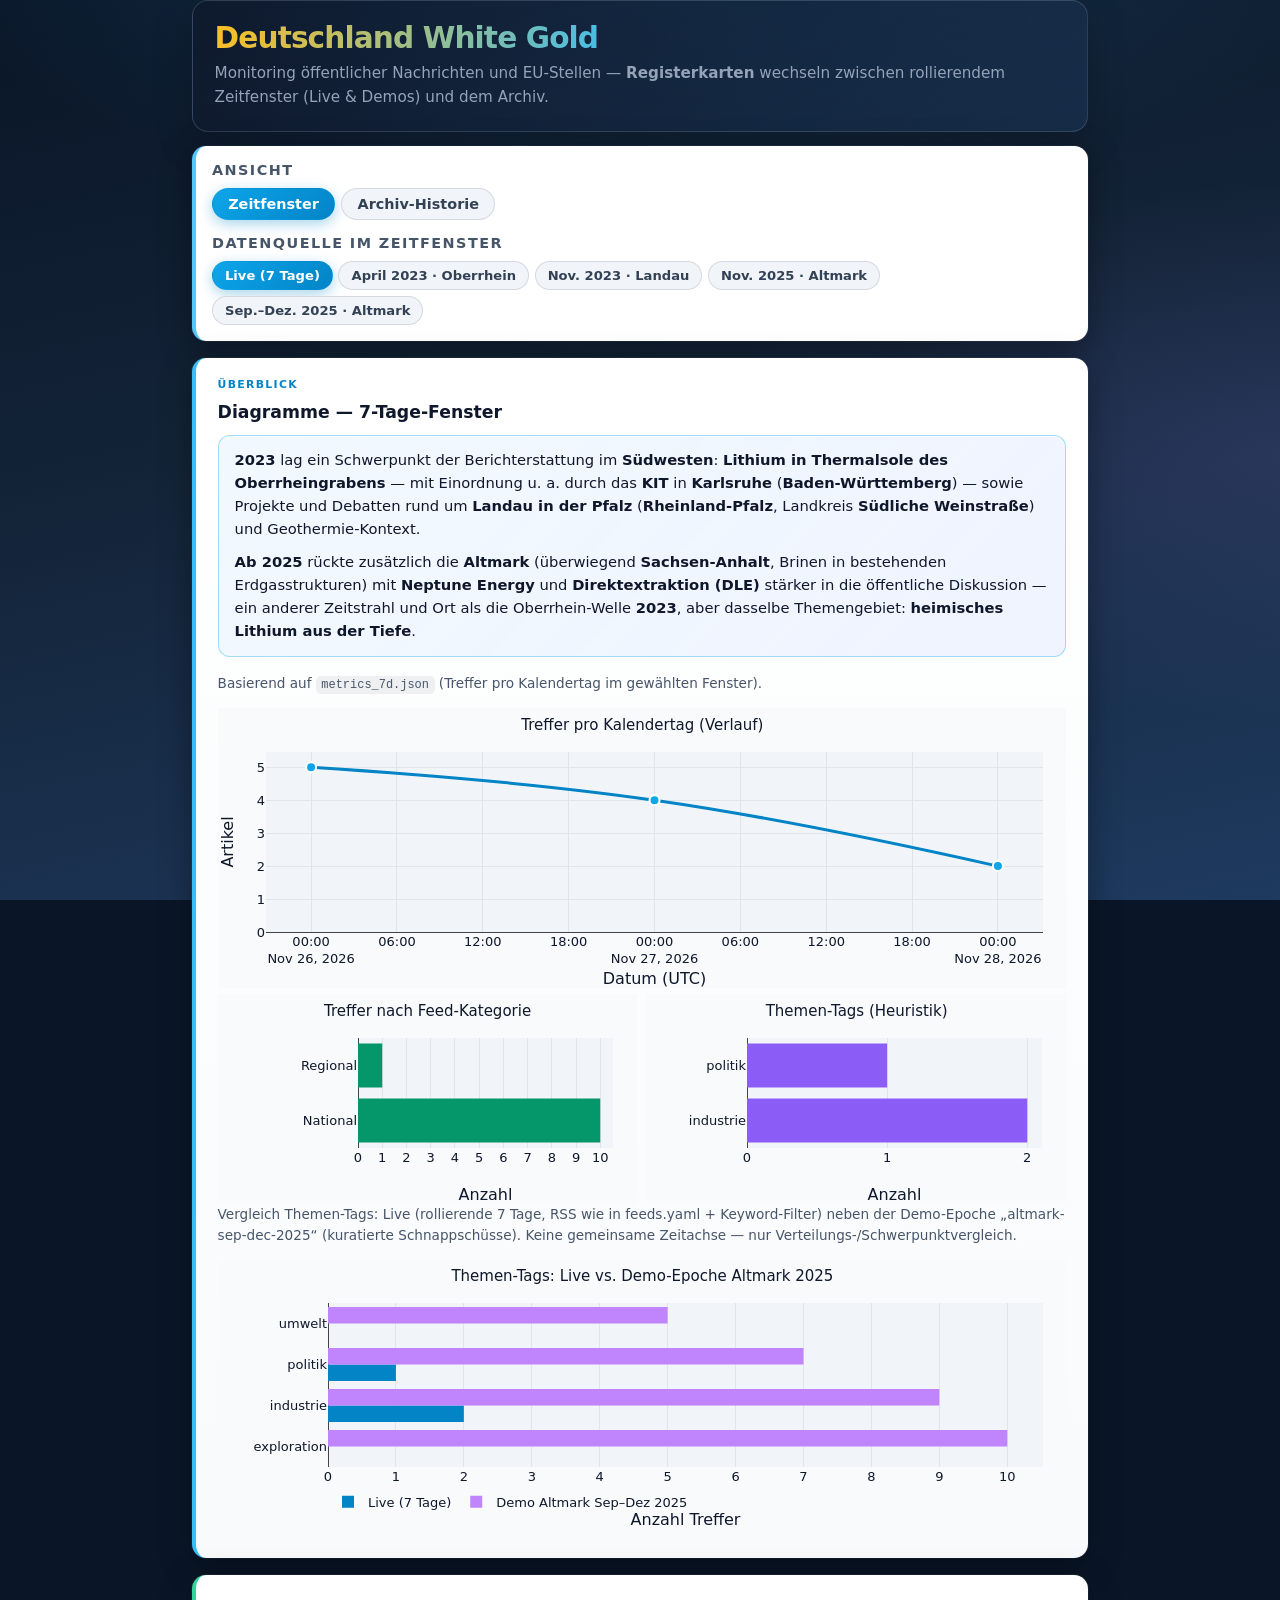
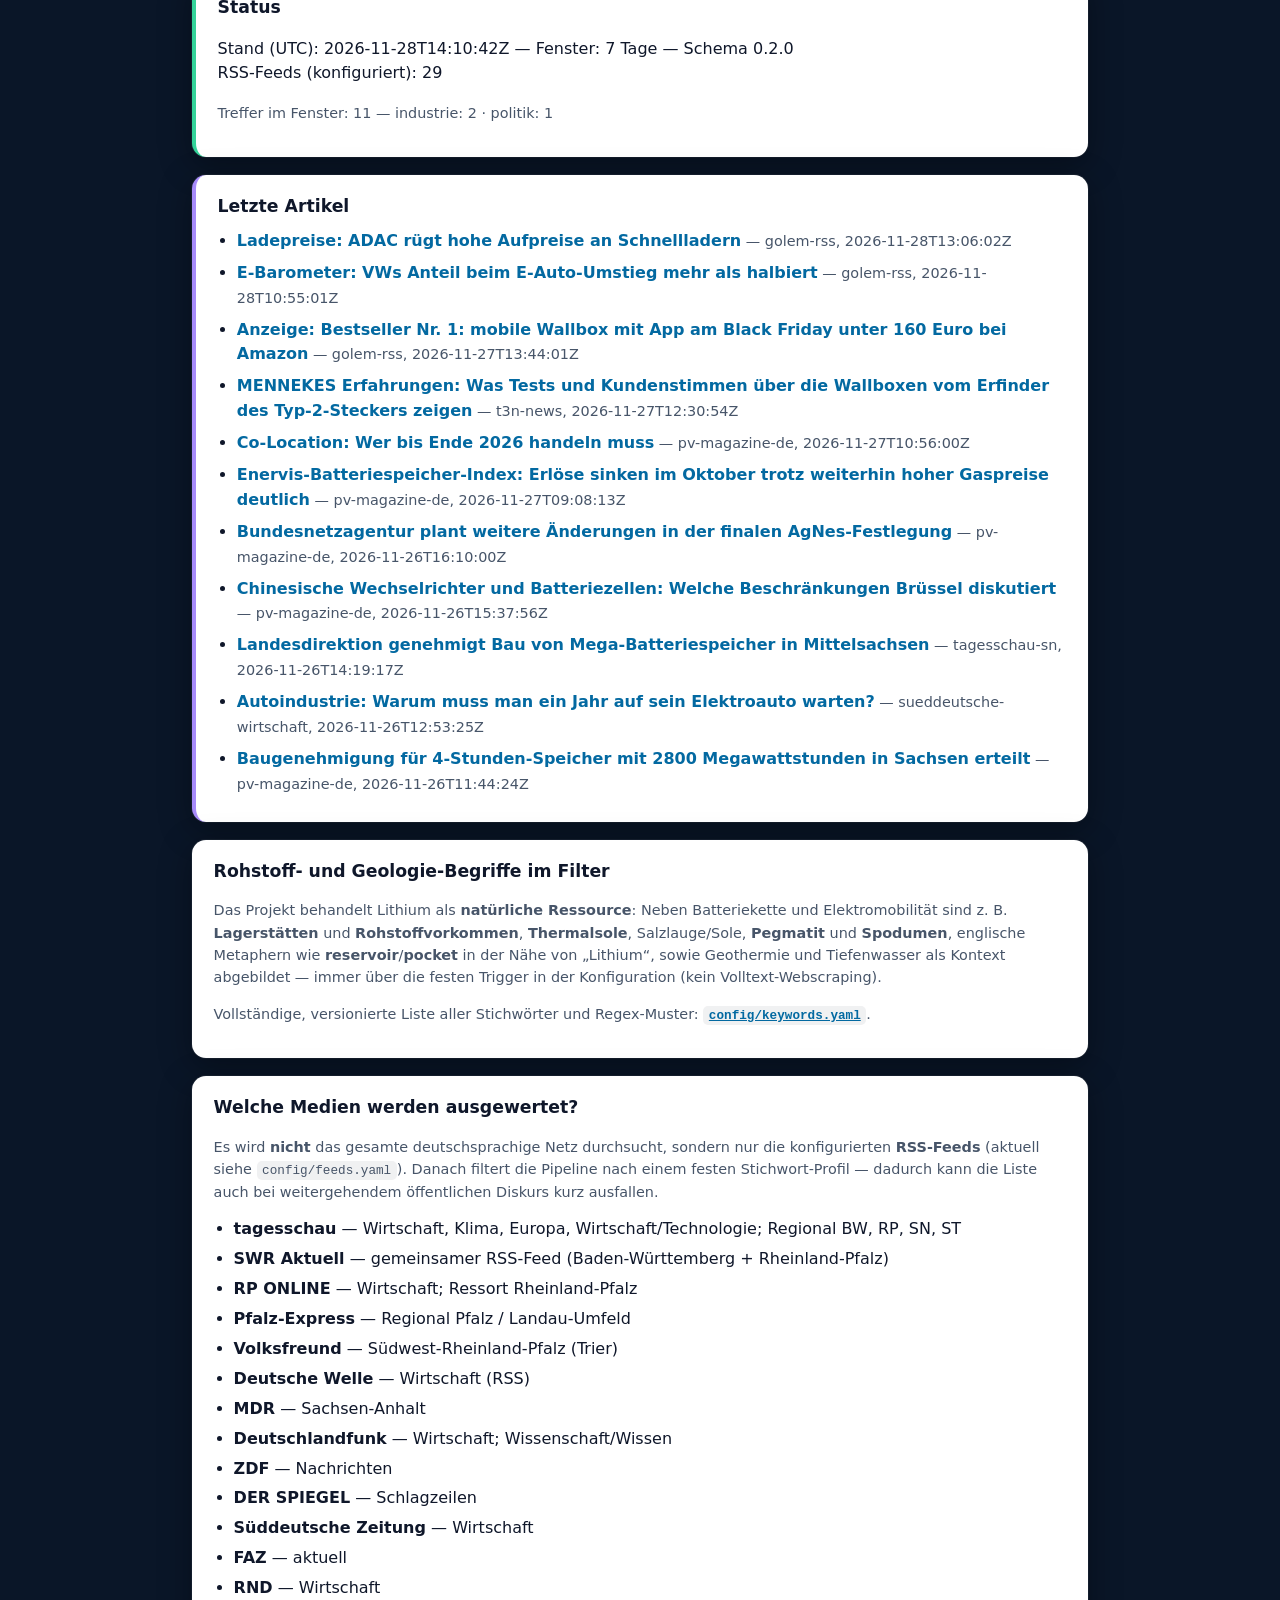
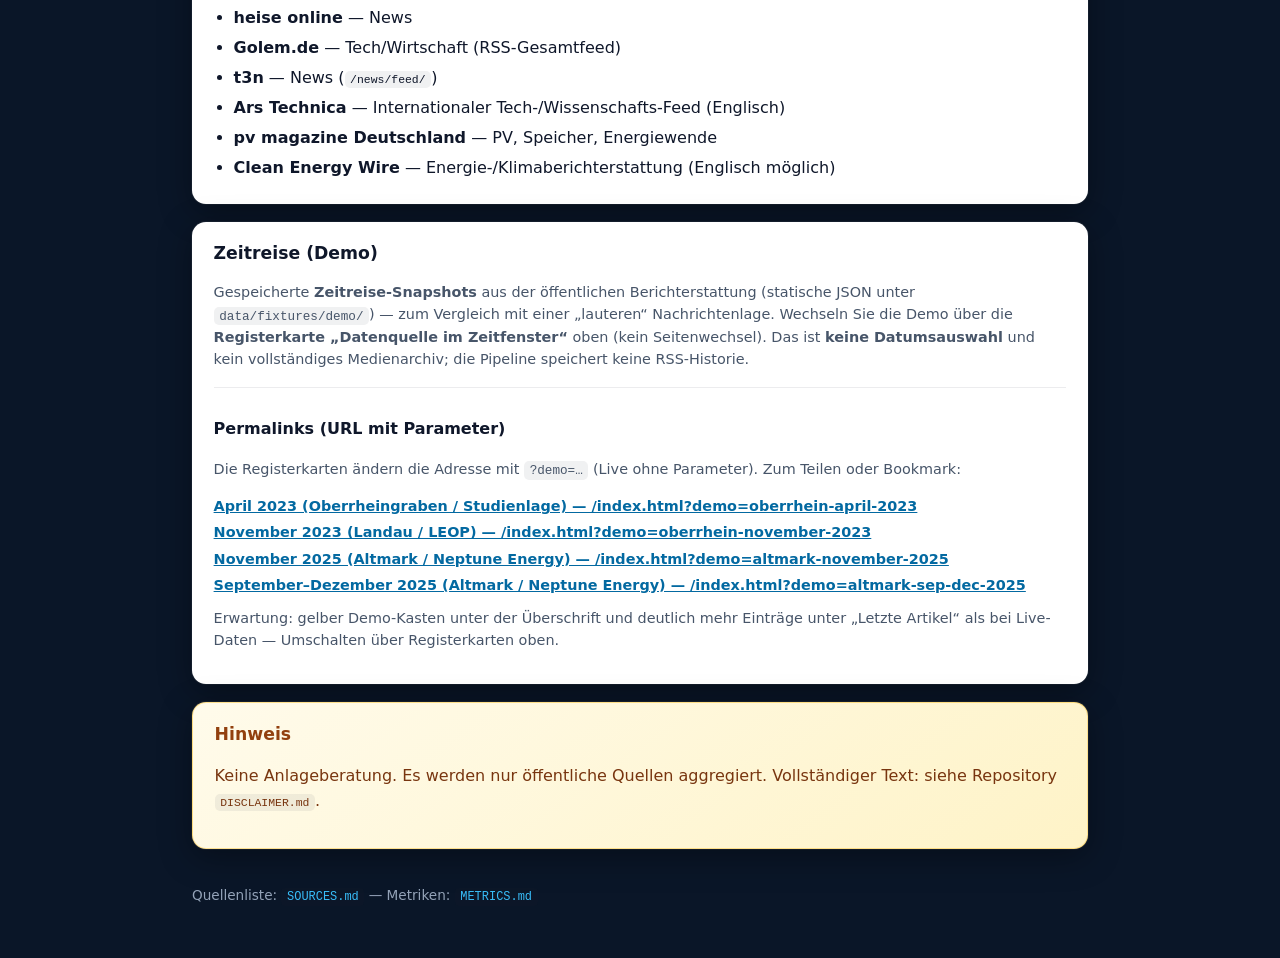
<file: index.html>
<!DOCTYPE html>
<html lang="de">
<head>
  <meta charset="utf-8" />
  <meta name="viewport" content="width=device-width, initial-scale=1" />
  <title>Deutschland White Gold — Dashboard (Entwurf)</title>
  <link rel="stylesheet" href="styles.css" />
</head>
<body>
  <header class="page-header page-header--hero">
    <h1>Deutschland White Gold</h1>
    <p class="subtitle">
      Monitoring öffentlicher Nachrichten und EU-Stellen — <strong>Registerkarten</strong> wechseln zwischen rollierendem Zeitfenster (Live &amp; Demos) und dem Archiv.
    </p>
  </header>

  <main>
    <div class="tab-bar-wrap card card--tab-bar">
      <div class="tab-bar-label muted">Ansicht</div>
      <div class="tab-bar tab-bar--primary" role="tablist" aria-label="Hauptansicht">
        <button type="button" class="tab-bar__btn" role="tab" id="tab-primary-zeit" aria-selected="true" aria-controls="panel-zeitfenster">
          Zeitfenster
        </button>
        <button type="button" class="tab-bar__btn" role="tab" id="tab-primary-archiv" aria-selected="false" aria-controls="panel-archiv">
          Archiv-Historie
        </button>
      </div>
      <div class="tab-bar-label muted tab-bar-label--sub" id="tab-bar-sub-label">Datenquelle im Zeitfenster</div>
      <div class="tab-bar tab-bar--sub" id="tab-bar-sub" role="tablist" aria-label="Live oder Zeitreise-Demo">
        <button type="button" class="tab-bar__btn tab-bar__btn--sub" role="tab" id="subtab-live" data-demo="" aria-selected="true">
          Live (7 Tage)
        </button>
        <button type="button" class="tab-bar__btn tab-bar__btn--sub" role="tab" id="subtab-apr23" data-demo="oberrhein-april-2023" aria-selected="false">
          April 2023 · Oberrhein
        </button>
        <button type="button" class="tab-bar__btn tab-bar__btn--sub" role="tab" id="subtab-nov23" data-demo="oberrhein-november-2023" aria-selected="false">
          Nov. 2023 · Landau
        </button>
        <button type="button" class="tab-bar__btn tab-bar__btn--sub" role="tab" id="subtab-altnov25" data-demo="altmark-november-2025" aria-selected="false">
          Nov. 2025 · Altmark
        </button>
        <button type="button" class="tab-bar__btn tab-bar__btn--sub" role="tab" id="subtab-altsepdec25" data-demo="altmark-sep-dec-2025" aria-selected="false">
          Sep.–Dez. 2025 · Altmark
        </button>
      </div>
    </div>

    <div id="panel-zeitfenster" role="tabpanel" aria-labelledby="tab-primary-zeit">
    <div id="demo-banner" class="demo-banner" hidden></div>

    <section class="card card--spotlight" id="charts-section">
      <div class="card__eyebrow">Überblick</div>
      <h2 id="charts-heading">Diagramme — Zeitfenster</h2>
      <div class="context-blurb">
        <p>
          <strong>2023</strong> lag ein Schwerpunkt der Berichterstattung im <strong>Südwesten</strong>:
          <strong>Lithium in Thermalsole des Oberrheingrabens</strong> — mit Einordnung u. a. durch das <strong>KIT</strong> in <strong>Karlsruhe</strong> (<strong>Baden-Württemberg</strong>) —
          sowie Projekte und Debatten rund um <strong>Landau in der Pfalz</strong> (<strong>Rheinland-Pfalz</strong>, Landkreis <strong>Südliche Weinstraße</strong>) und Geothermie-Kontext.
        </p>
        <p>
          <strong>Ab 2025</strong> rückte zusätzlich die <strong>Altmark</strong> (überwiegend <strong>Sachsen-Anhalt</strong>, Brinen in bestehenden Erdgasstrukturen) mit <strong>Neptune Energy</strong> und <strong>Direktextraktion (DLE)</strong> stärker in die öffentliche Diskussion —
          ein anderer Zeitstrahl und Ort als die Oberrhein-Welle <strong>2023</strong>, aber dasselbe Themengebiet: <strong>heimisches Lithium aus der Tiefe</strong>.
        </p>
      </div>
      <p class="chart-caption muted">Basierend auf <code>metrics_7d.json</code> (Treffer pro Kalendertag im gewählten Fenster).</p>
      <div id="chart-volume" class="chart-wrap chart-wrap--hero" aria-label="Liniendiagramm Treffer pro Tag"></div>
      <div class="charts-row">
        <div class="charts-row__cell">
          <div id="chart-sources" class="chart-wrap chart-wrap--compact" aria-label="Quellenmix nach Kategorie"></div>
        </div>
        <div class="charts-row__cell">
          <div id="chart-tags" class="chart-wrap chart-wrap--compact" aria-label="Themen-Tags"></div>
        </div>
      </div>
      <p id="chart-compare-caption" class="chart-caption muted" hidden></p>
      <div
        id="chart-compare-tags"
        class="chart-wrap chart-wrap--hero"
        hidden
        aria-label="Vergleich Themen-Tags Live gegen Demo Altmark 2025"
      ></div>
    </section>

    <section class="card card--status" id="status">
      <h2>Status</h2>
      <p id="meta-line">Lade Daten …</p>
      <p id="metrics-line" class="muted"></p>
    </section>

    <section class="card card--articles">
      <h2>Letzte Artikel</h2>
      <ul id="article-list" class="article-list"></ul>
    </section>

    <section class="card" id="keyword-scope">
      <h2>Rohstoff- und Geologie-Begriffe im Filter</h2>
      <p class="muted">
        Das Projekt behandelt Lithium als <strong>natürliche Ressource</strong>: Neben Batteriekette und Elektromobilität sind z.&nbsp;B.
        <strong>Lagerstätten</strong> und <strong>Rohstoffvorkommen</strong>, <strong>Thermalsole</strong>, Salzlauge/Sole,
        <strong>Pegmatit</strong> und <strong>Spodumen</strong>, englische Metaphern wie <strong>reservoir</strong>/<strong>pocket</strong> in der Nähe von „Lithium“,
        sowie Geothermie und Tiefenwasser als Kontext abgebildet — immer über die festen Trigger in der Konfiguration (kein Volltext-Webscraping).
      </p>
      <p class="muted">
        Vollständige, versionierte Liste aller Stichwörter und Regex-Muster:
        <a href="https://github.com/Tarekchehahde/deutschland-white-gold-tracking/blob/main/config/keywords.yaml"><code>config/keywords.yaml</code></a>.
      </p>
    </section>

    <section class="card" id="sources-overview">
      <h2>Welche Medien werden ausgewertet?</h2>
      <p class="muted">
        Es wird <strong>nicht</strong> das gesamte deutschsprachige Netz durchsucht, sondern nur die konfigurierten <strong>RSS-Feeds</strong>
        (aktuell siehe <code>config/feeds.yaml</code>). Danach filtert die Pipeline nach einem festen Stichwort-Profil — dadurch kann die Liste auch bei weitergehendem öffentlichen Diskurs kurz ausfallen.
      </p>
      <ul class="sources-overview-list">
        <li><strong>tagesschau</strong> — Wirtschaft, Klima, Europa, Wirtschaft/Technologie; Regional&nbsp;BW, RP, SN, ST</li>
        <li><strong>SWR Aktuell</strong> — gemeinsamer RSS-Feed (Baden-Württemberg + Rheinland-Pfalz)</li>
        <li><strong>RP ONLINE</strong> — Wirtschaft; Ressort Rheinland-Pfalz</li>
        <li><strong>Pfalz-Express</strong> — Regional Pfalz / Landau-Umfeld</li>
        <li><strong>Volksfreund</strong> — Südwest-Rheinland-Pfalz (Trier)</li>
        <li><strong>Deutsche Welle</strong> — Wirtschaft (RSS)</li>
        <li><strong>MDR</strong> — Sachsen-Anhalt</li>
        <li><strong>Deutschlandfunk</strong> — Wirtschaft; Wissenschaft/Wissen</li>
        <li><strong>ZDF</strong> — Nachrichten</li>
        <li><strong>DER SPIEGEL</strong> — Schlagzeilen</li>
        <li><strong>Süddeutsche Zeitung</strong> — Wirtschaft</li>
        <li><strong>FAZ</strong> — aktuell</li>
        <li><strong>RND</strong> — Wirtschaft</li>
        <li><strong>heise online</strong> — News</li>
        <li><strong>Golem.de</strong> — Tech/Wirtschaft (RSS-Gesamtfeed)</li>
        <li><strong>t3n</strong> — News (<code>/news/feed/</code>)</li>
        <li><strong>Ars Technica</strong> — Internationaler Tech-/Wissenschafts-Feed (Englisch)</li>
        <li><strong>pv magazine Deutschland</strong> — PV, Speicher, Energiewende</li>
        <li><strong>Clean Energy Wire</strong> — Energie-/Klimaberichterstattung (Englisch möglich)</li>
      </ul>
    </section>

    <section class="card sparse-hint-card" id="sparse-hint" hidden>
      <h2>Warum gerade wenige Treffer?</h2>
      <p>
        Zur Rolle Deutschlands bei <strong>Lithium und Batteriekette</strong> gibt es durchaus Berichterstattung — aber oft in Schüben.
        In einem kurzen Zeitfenster liefern selbst große Redaktionen nur wenige RSS-Einträge, deren Titel oder Kurztext zur Keyword-Logik passen.
      </p>
      <p class="muted">
        Für eine Beispielwoche mit <strong>mehr Treffern</strong> (fixierte Snapshots): eine <strong>Demo-Registerkarte</strong> unter „Datenquelle im Zeitfenster“ wählen oder Abschnitt <a href="#demo-travel">Zeitreise (Demo)</a>.
      </p>
    </section>

    <section class="card" id="demo-travel">
      <h2>Zeitreise (Demo)</h2>
      <p class="muted">
        Gespeicherte <strong>Zeitreise-Snapshots</strong> aus der öffentlichen Berichterstattung (statische JSON unter <code>data/fixtures/demo/</code>) — zum Vergleich mit einer „lauteren“ Nachrichtenlage.
        Wechseln Sie die Demo über die <strong>Registerkarte „Datenquelle im Zeitfenster“</strong> oben (kein Seitenwechsel).
        Das ist <strong>keine Datumsauswahl</strong> und kein vollständiges Medienarchiv; die Pipeline speichert keine RSS-Historie.
      </p>
      <div class="zeitreise-url-box">
        <p><strong>Permalinks (URL mit Parameter)</strong></p>
        <p class="muted">
          Die Registerkarten ändern die Adresse mit <code>?demo=…</code> (Live ohne Parameter). Zum Teilen oder Bookmark:
        </p>
        <div id="zeitreise-example-links" class="muted"></div>
      </div>
    </section>

    <section class="card card--disclaimer" id="disclaimer-box">
      <h2>Hinweis</h2>
      <p>
        Keine Anlageberatung. Es werden nur öffentliche Quellen aggregiert.
        Vollständiger Text: siehe Repository <code>DISCLAIMER.md</code>.
      </p>
    </section>
    </div>

    <div id="panel-archiv" role="tabpanel" aria-labelledby="tab-primary-archiv" hidden>
      <section class="card card--spotlight" id="historie-charts">
        <div class="card__eyebrow">Archiv</div>
        <h2>Treffer nach Monat</h2>
        <p class="chart-caption muted">Basierend auf <code>data/archive/summary.json</code> (<code>articles_per_month</code>).</p>
        <div id="chart-archive-months" class="chart-wrap chart-wrap--hero" aria-label="Liniendiagramm Archiv Treffer pro Monat"></div>
      </section>

      <section class="card card--status">
        <h2>Status Archiv</h2>
        <p id="historie-meta">Lade Daten …</p>
        <p class="muted">
          Partitionen: <code>data/archive/months/YYYY-MM.json</code> im Repository — für Pages wird <code>summary.json</code> für diese Ansicht genutzt.
        </p>
      </section>

      <section class="card card--articles">
        <h2>Neueste Archiv-Artikel</h2>
        <p class="muted">Bis zu 400 Einträge aus dem Archiv (Teilmenge der Gesamtdaten).</p>
        <ul id="historie-article-list" class="article-list"></ul>
      </section>

      <section class="card card--disclaimer" id="disclaimer-archiv">
        <h2>Hinweis</h2>
        <p>
          Keine Anlageberatung. Es werden nur öffentliche Quellen aggregiert.
          Vollständiger Text: siehe Repository <code>DISCLAIMER.md</code>.
        </p>
      </section>
    </div>
  </main>

  <footer class="page-footer">
    <p>Quellenliste: <code>SOURCES.md</code> — Metriken: <code>METRICS.md</code></p>
  </footer>

  <script src="https://cdn.plot.ly/plotly-2.35.2.min.js" charset="utf-8"></script>
  <script type="module" src="app.js"></script>
</body>
</html>
</file>
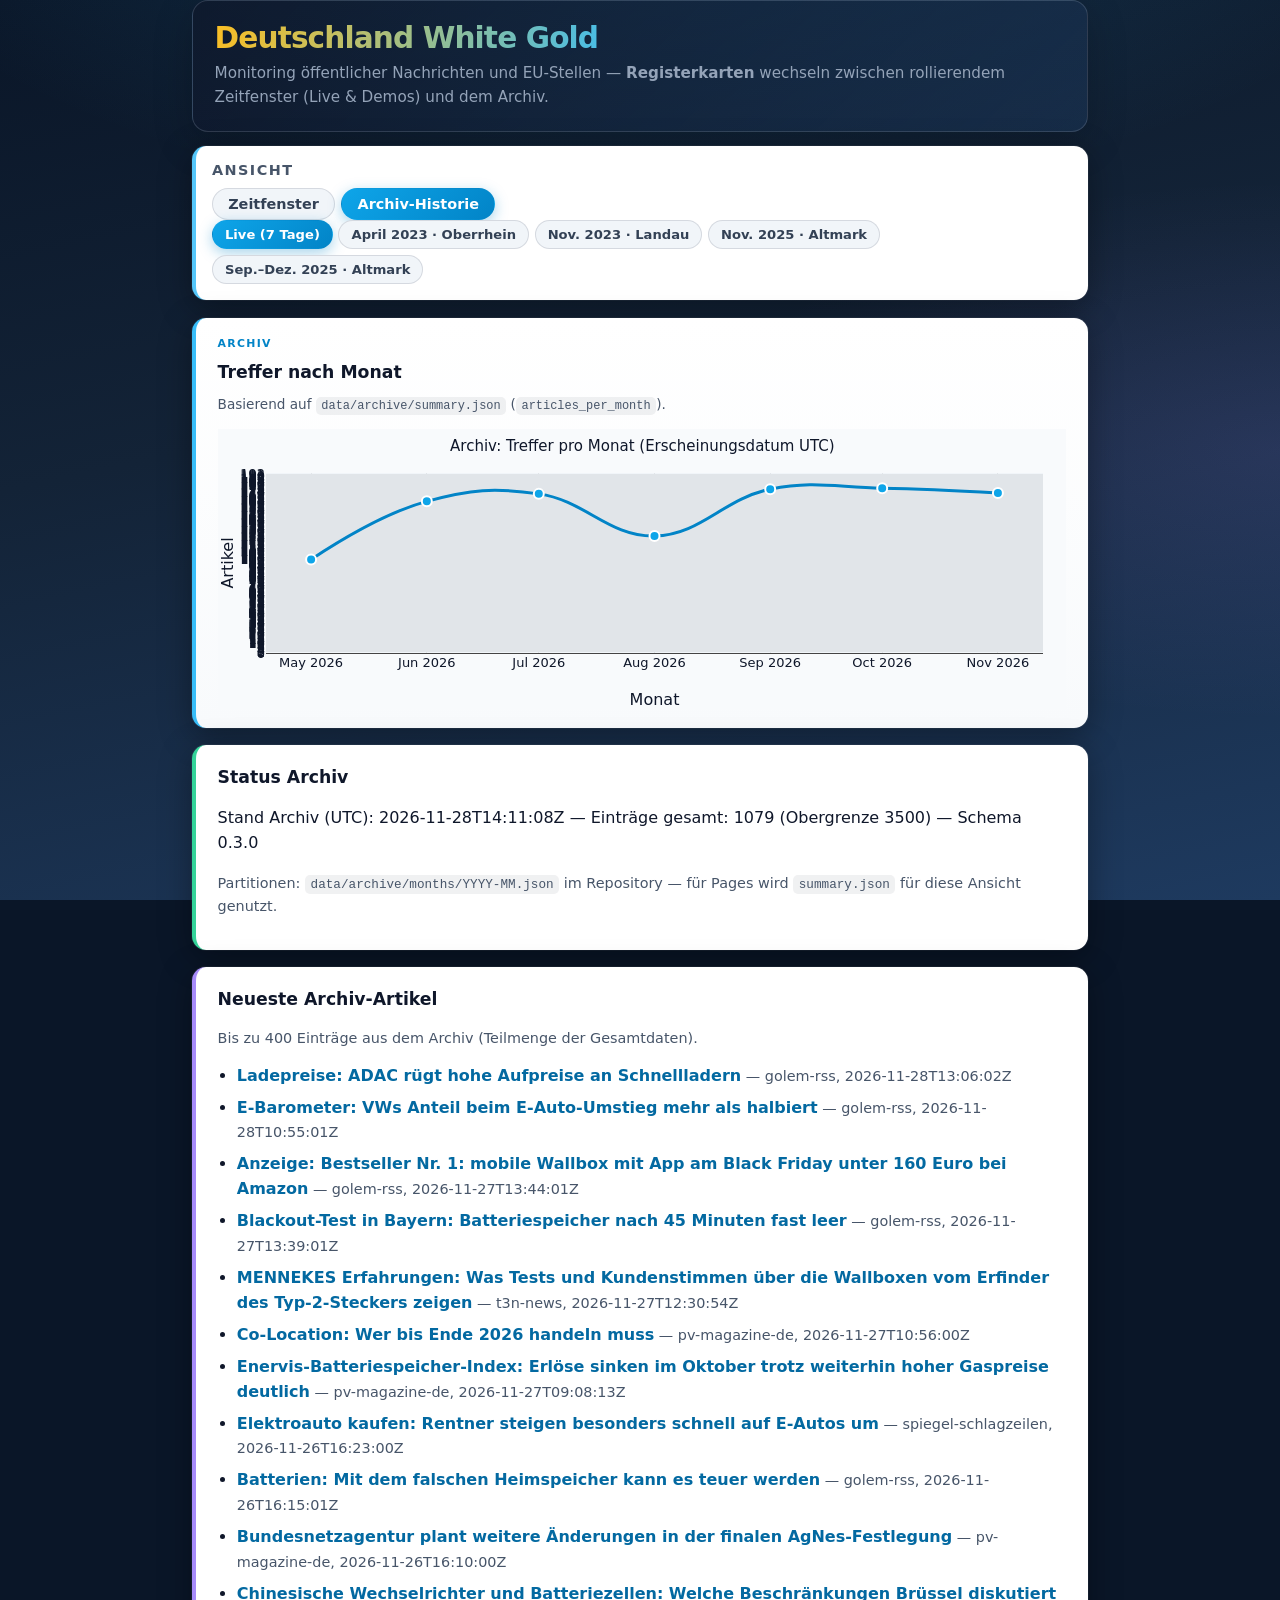
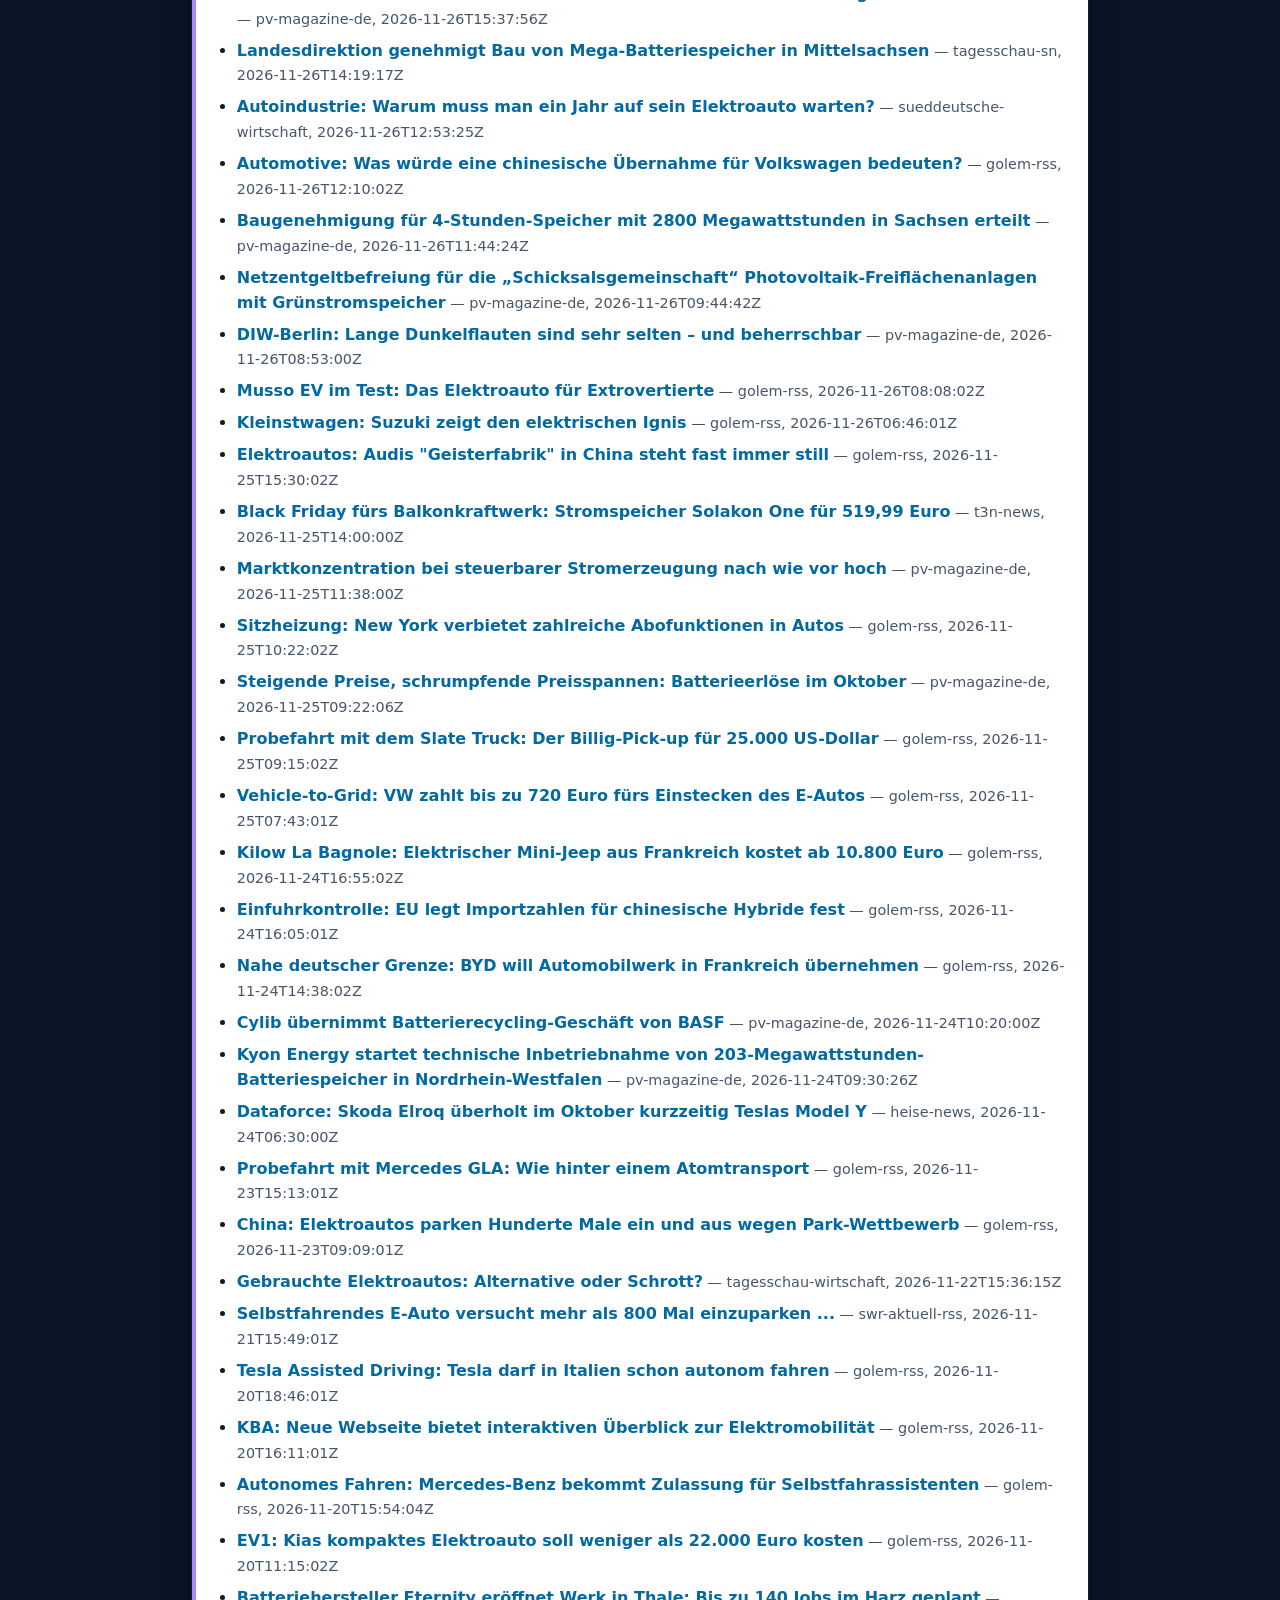
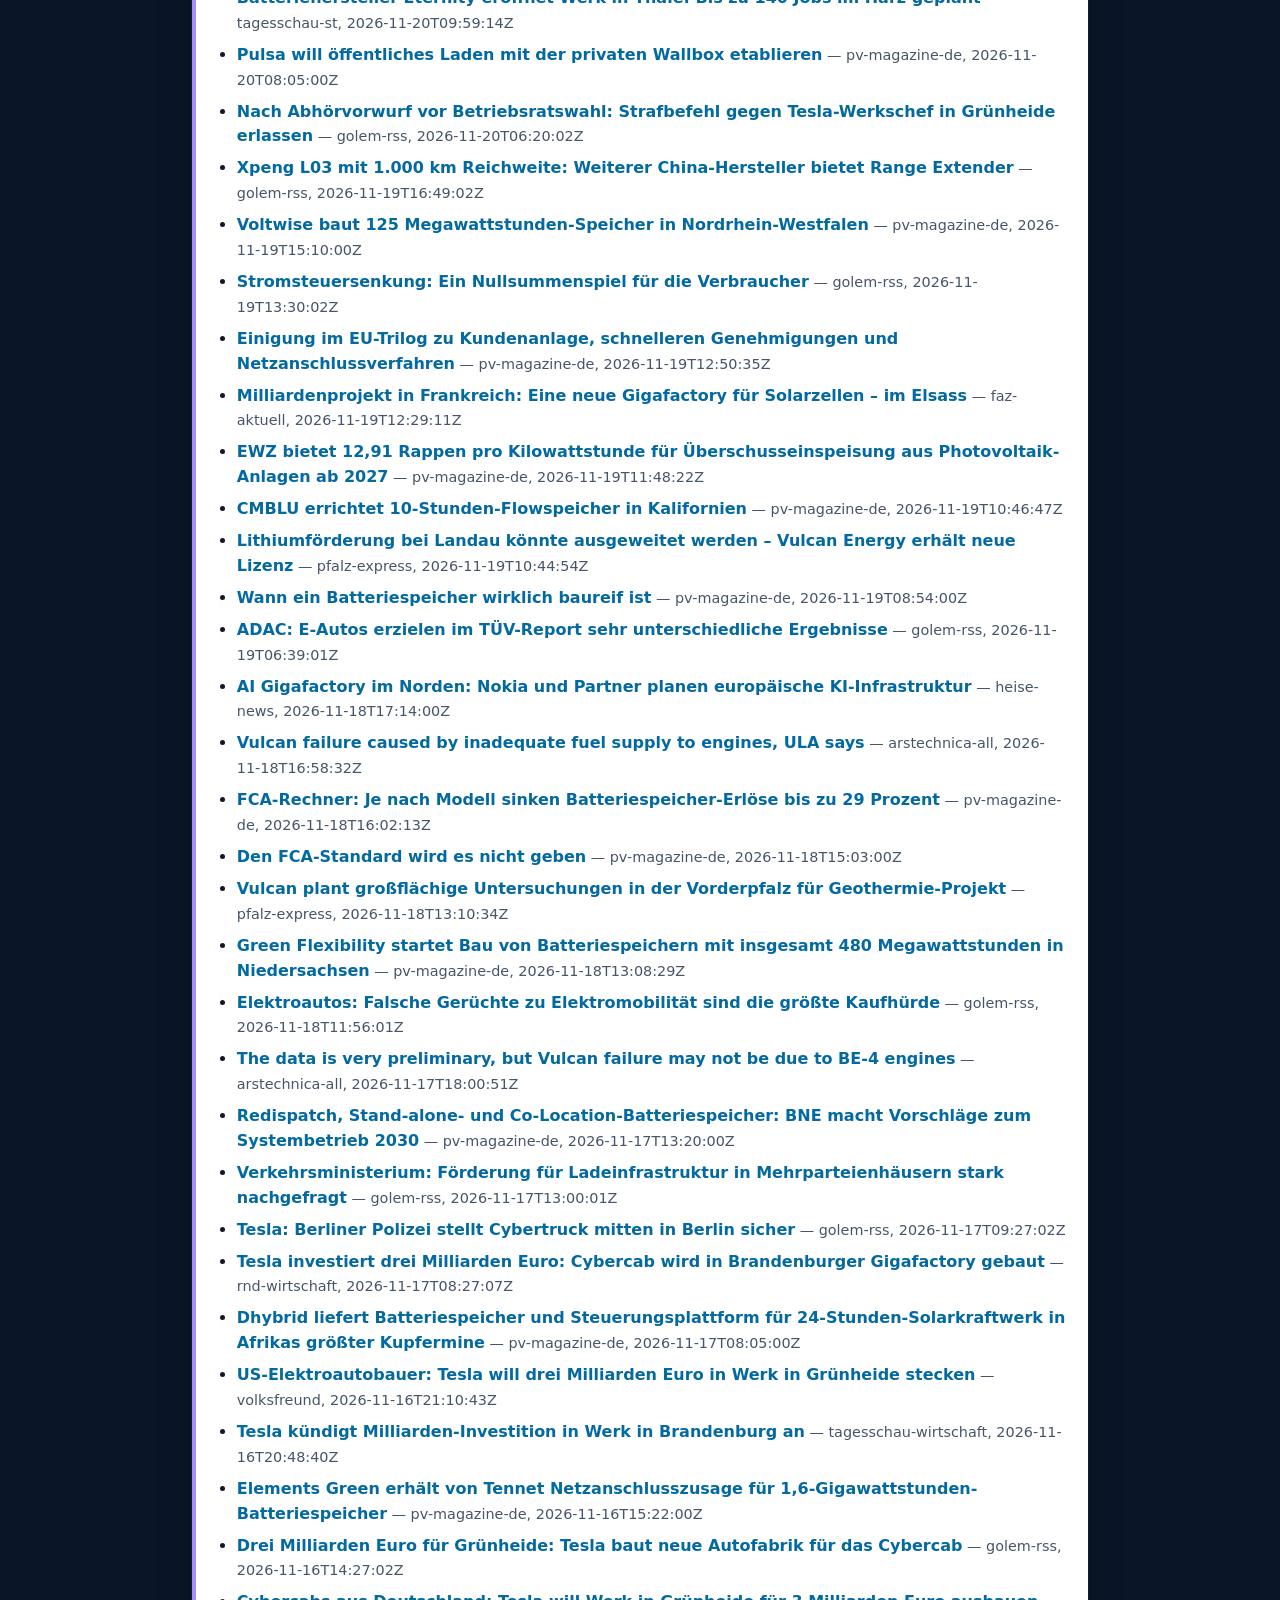
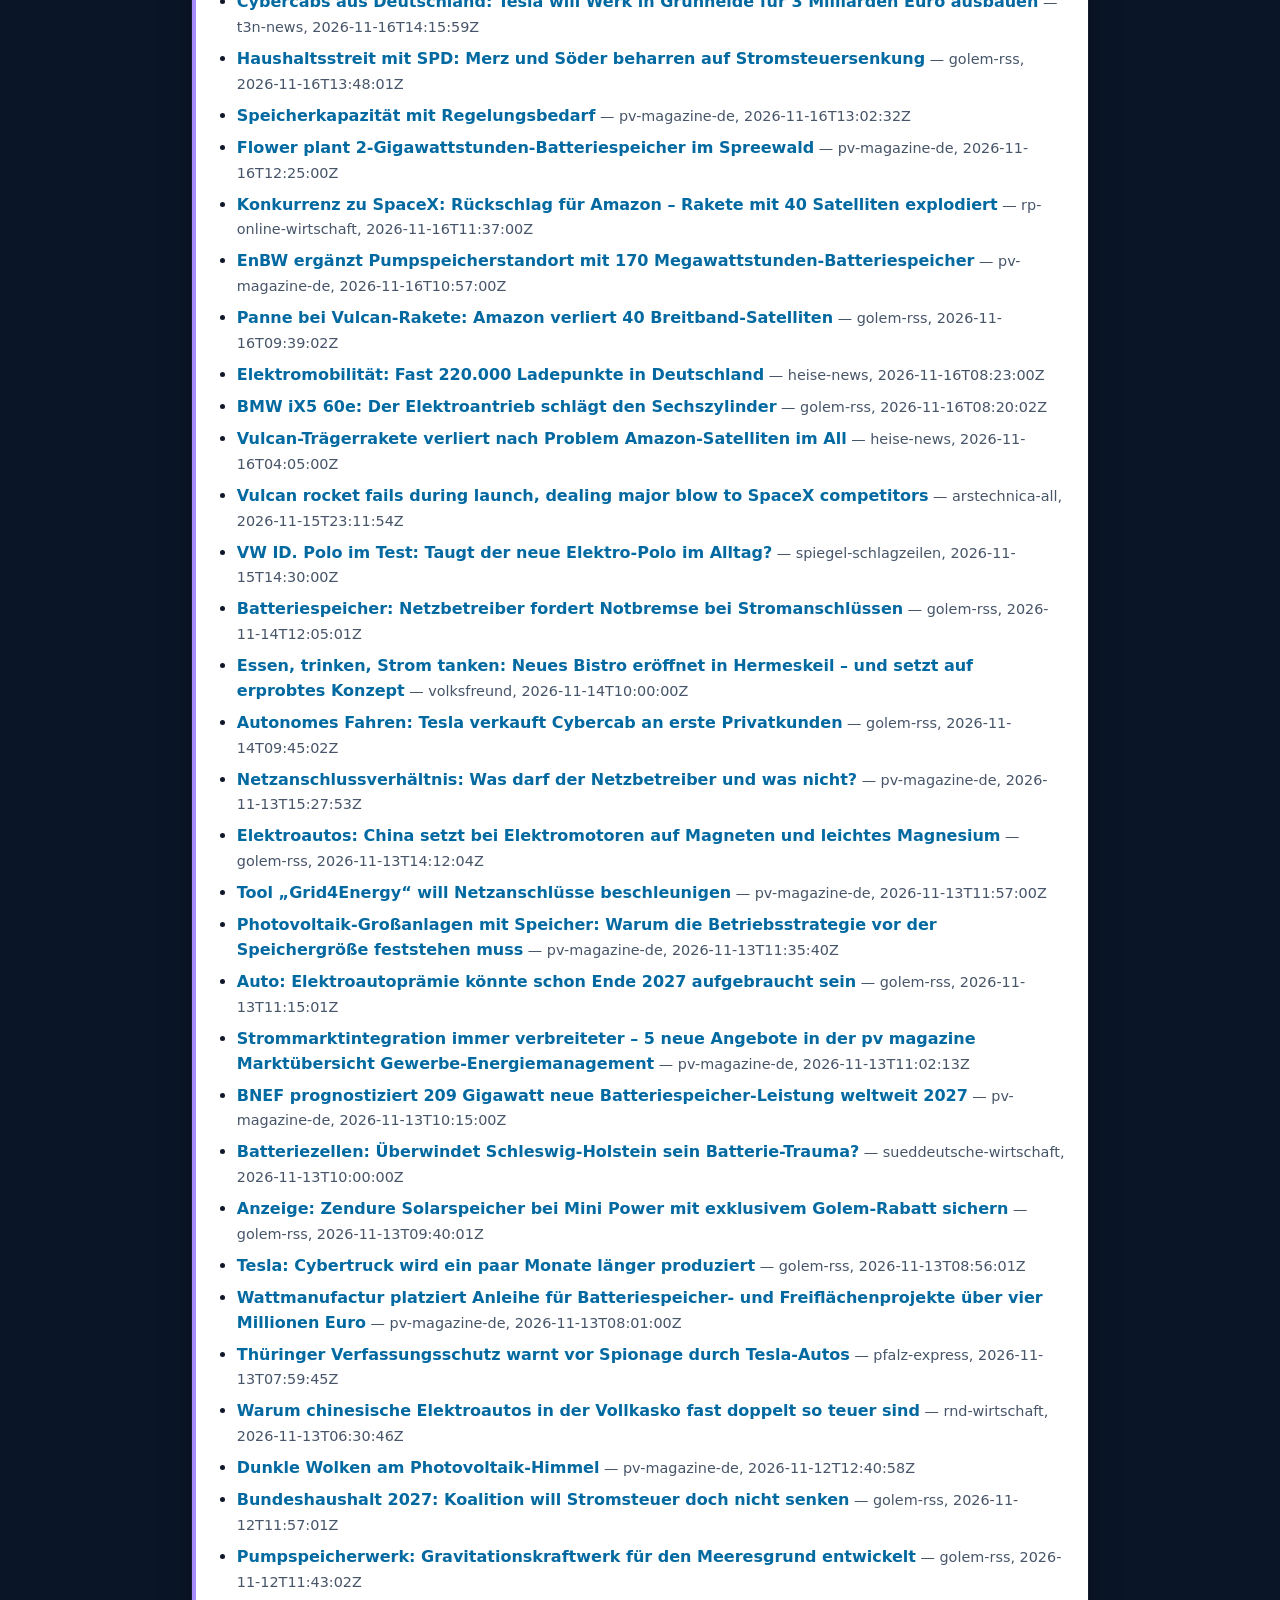
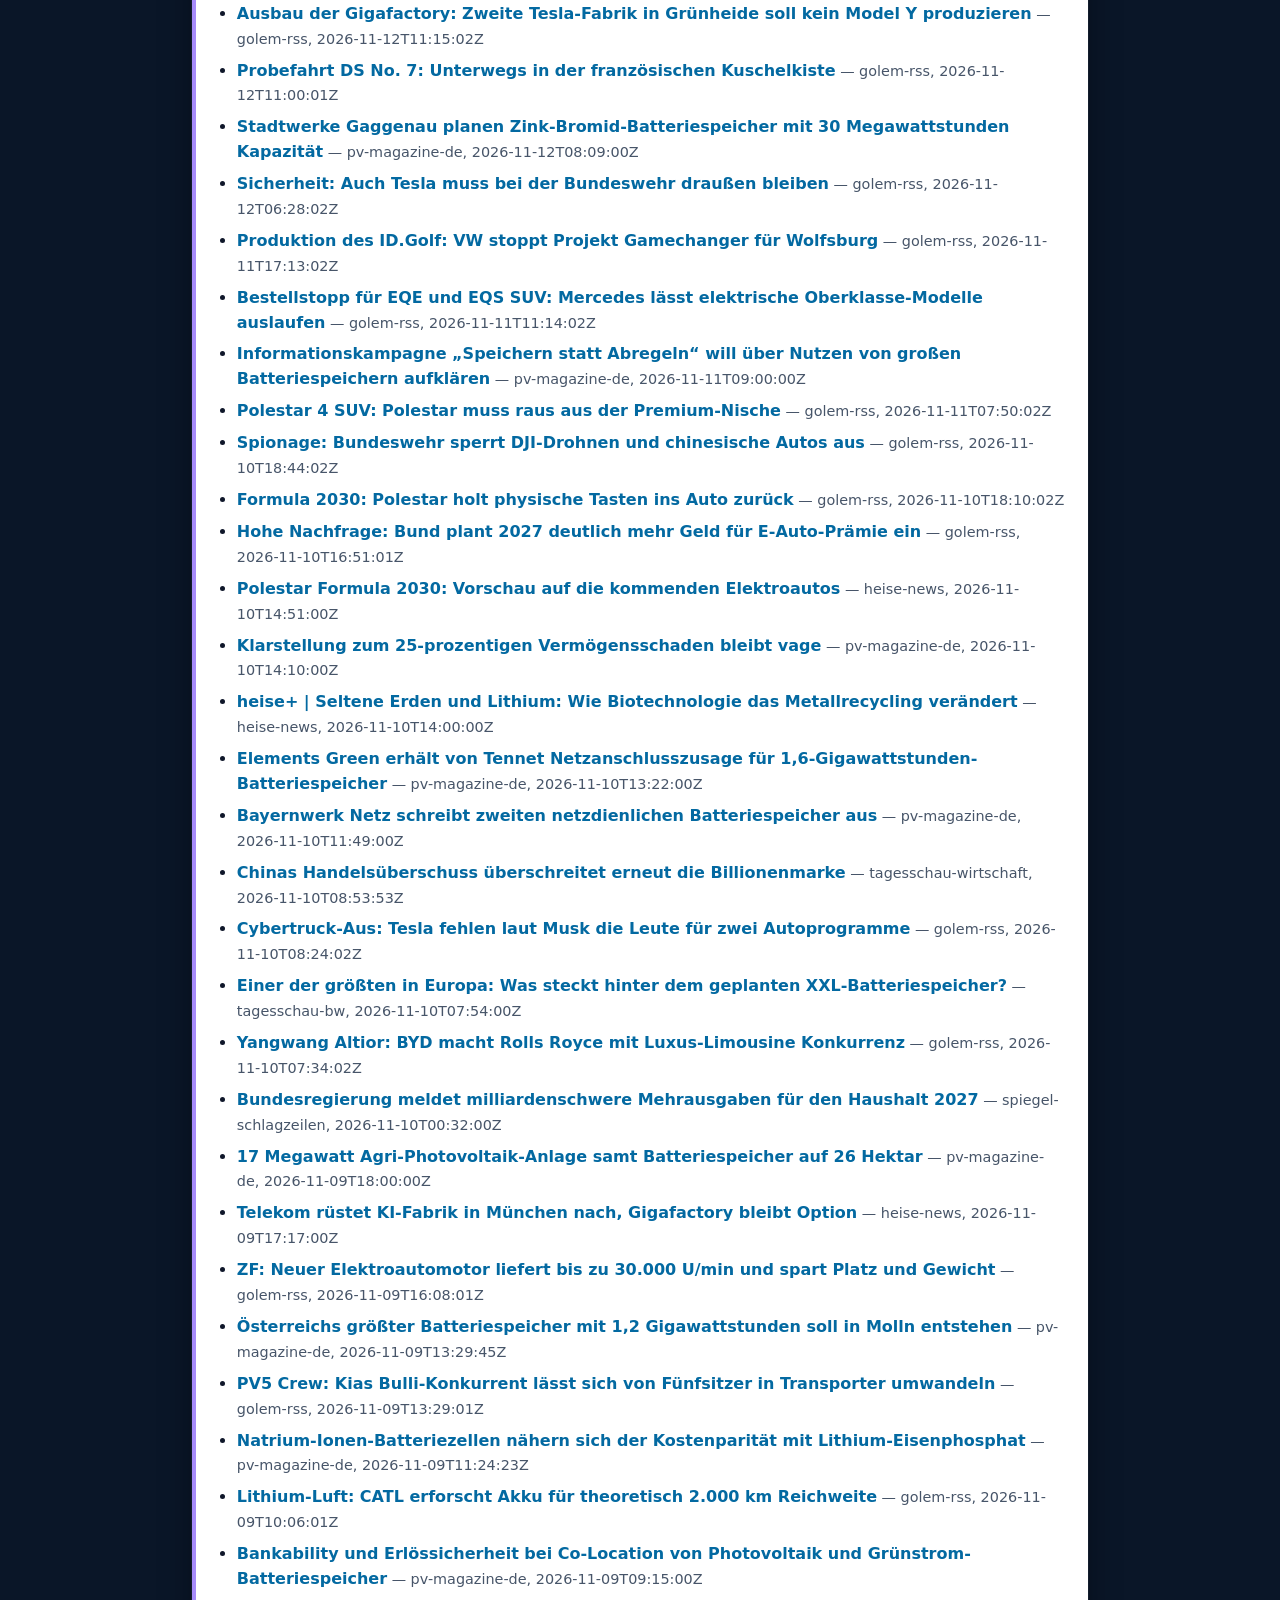
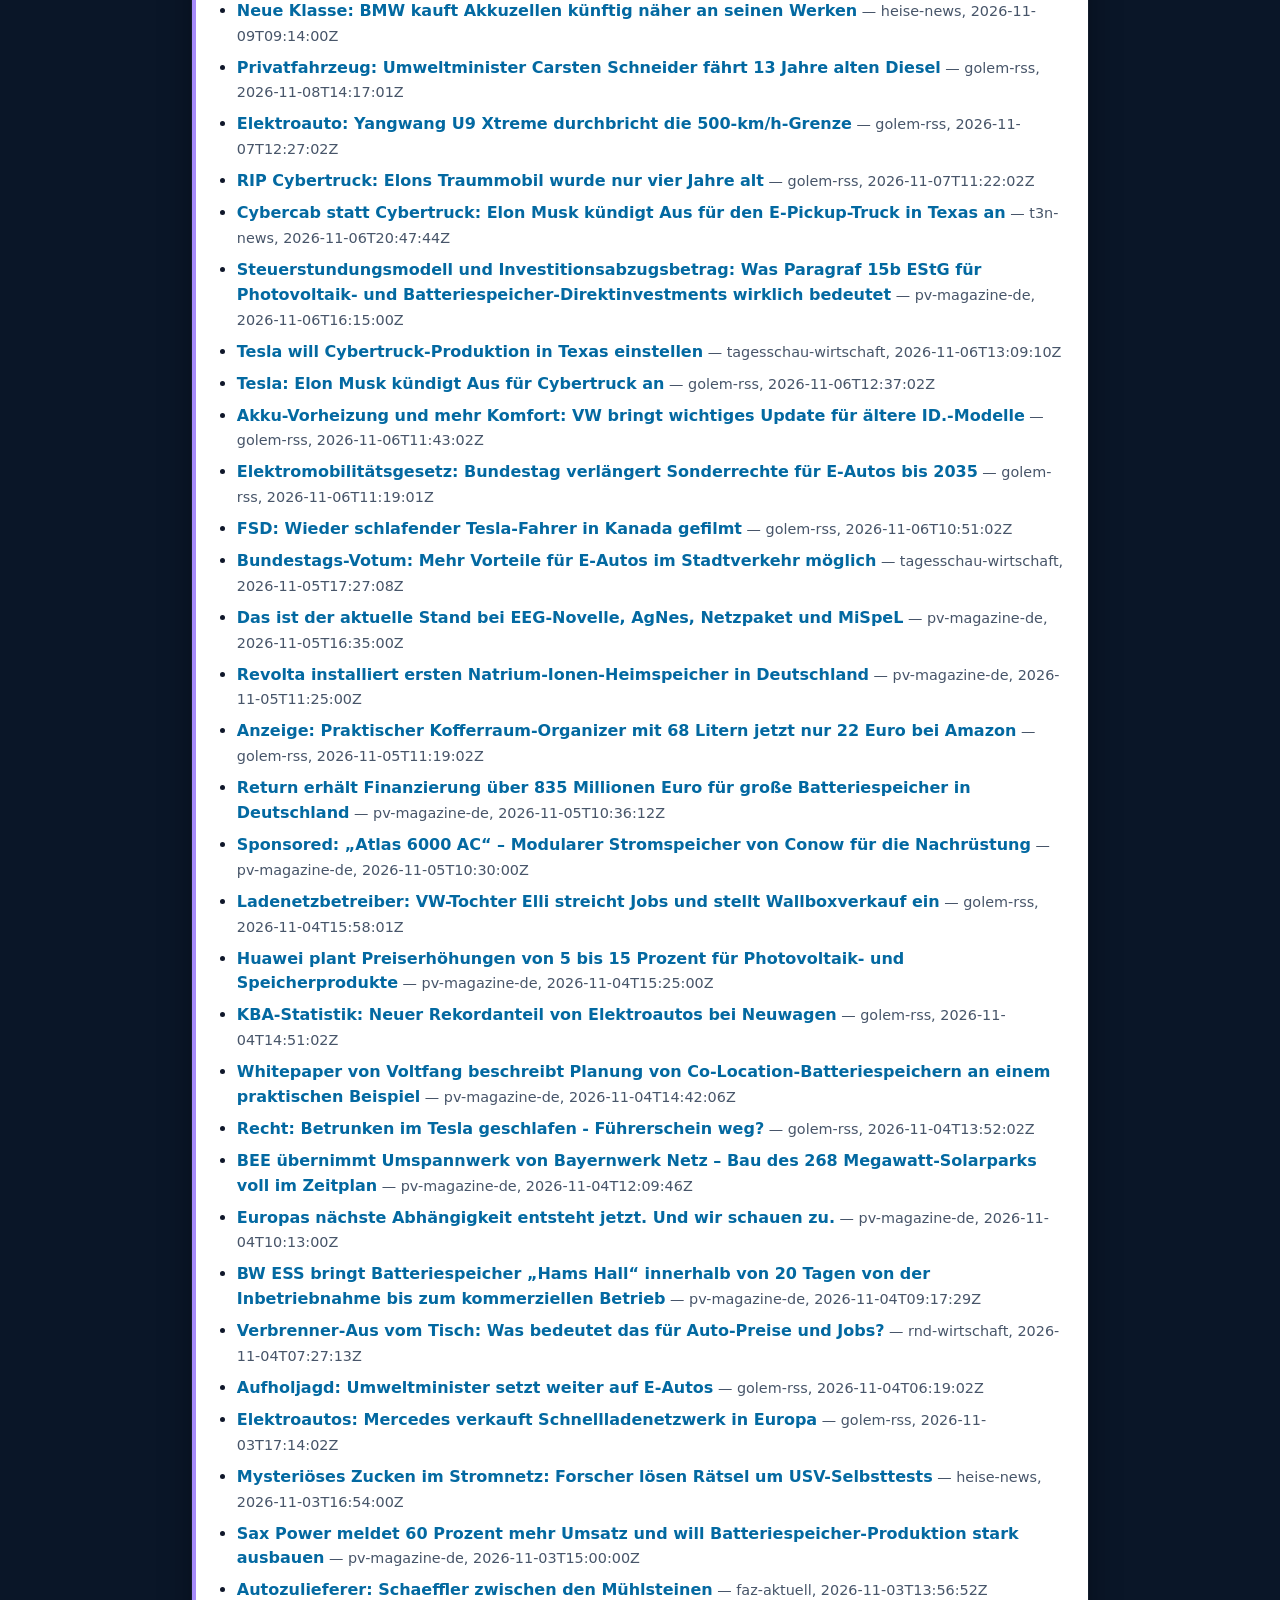
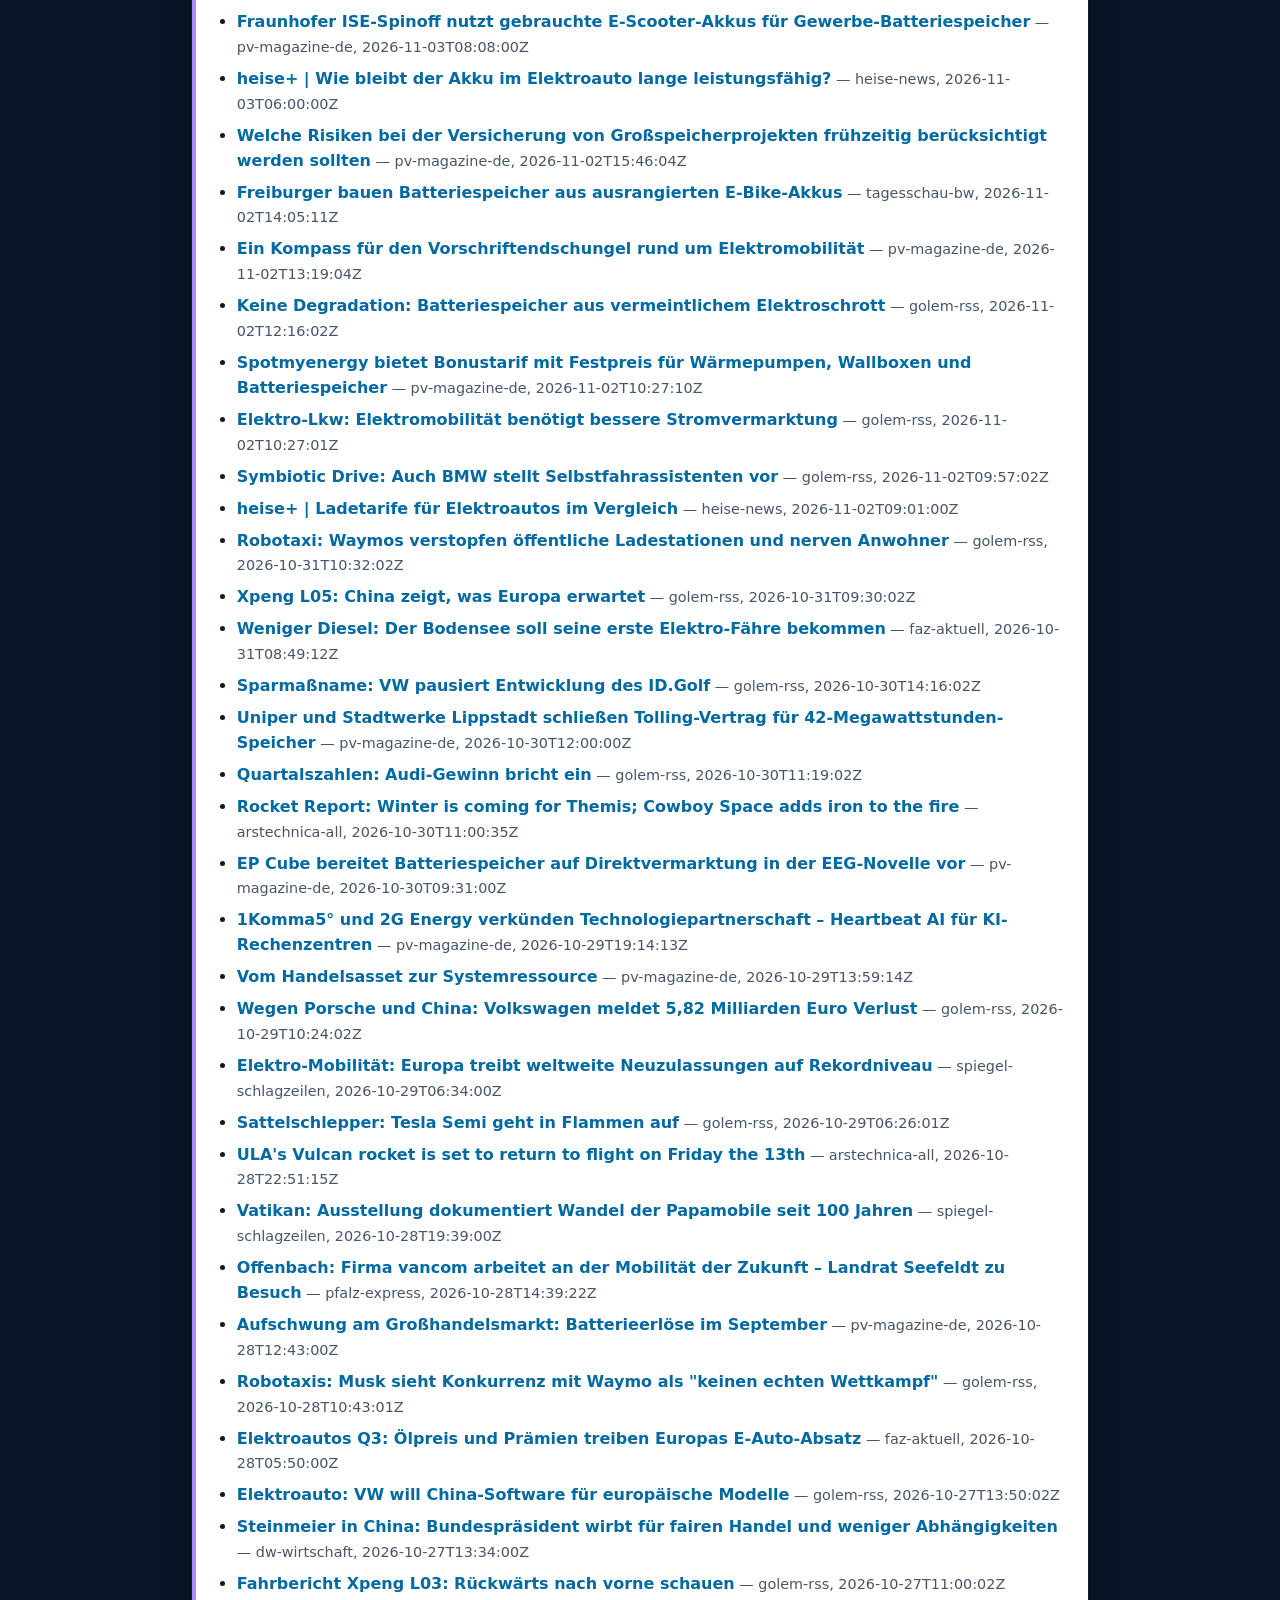
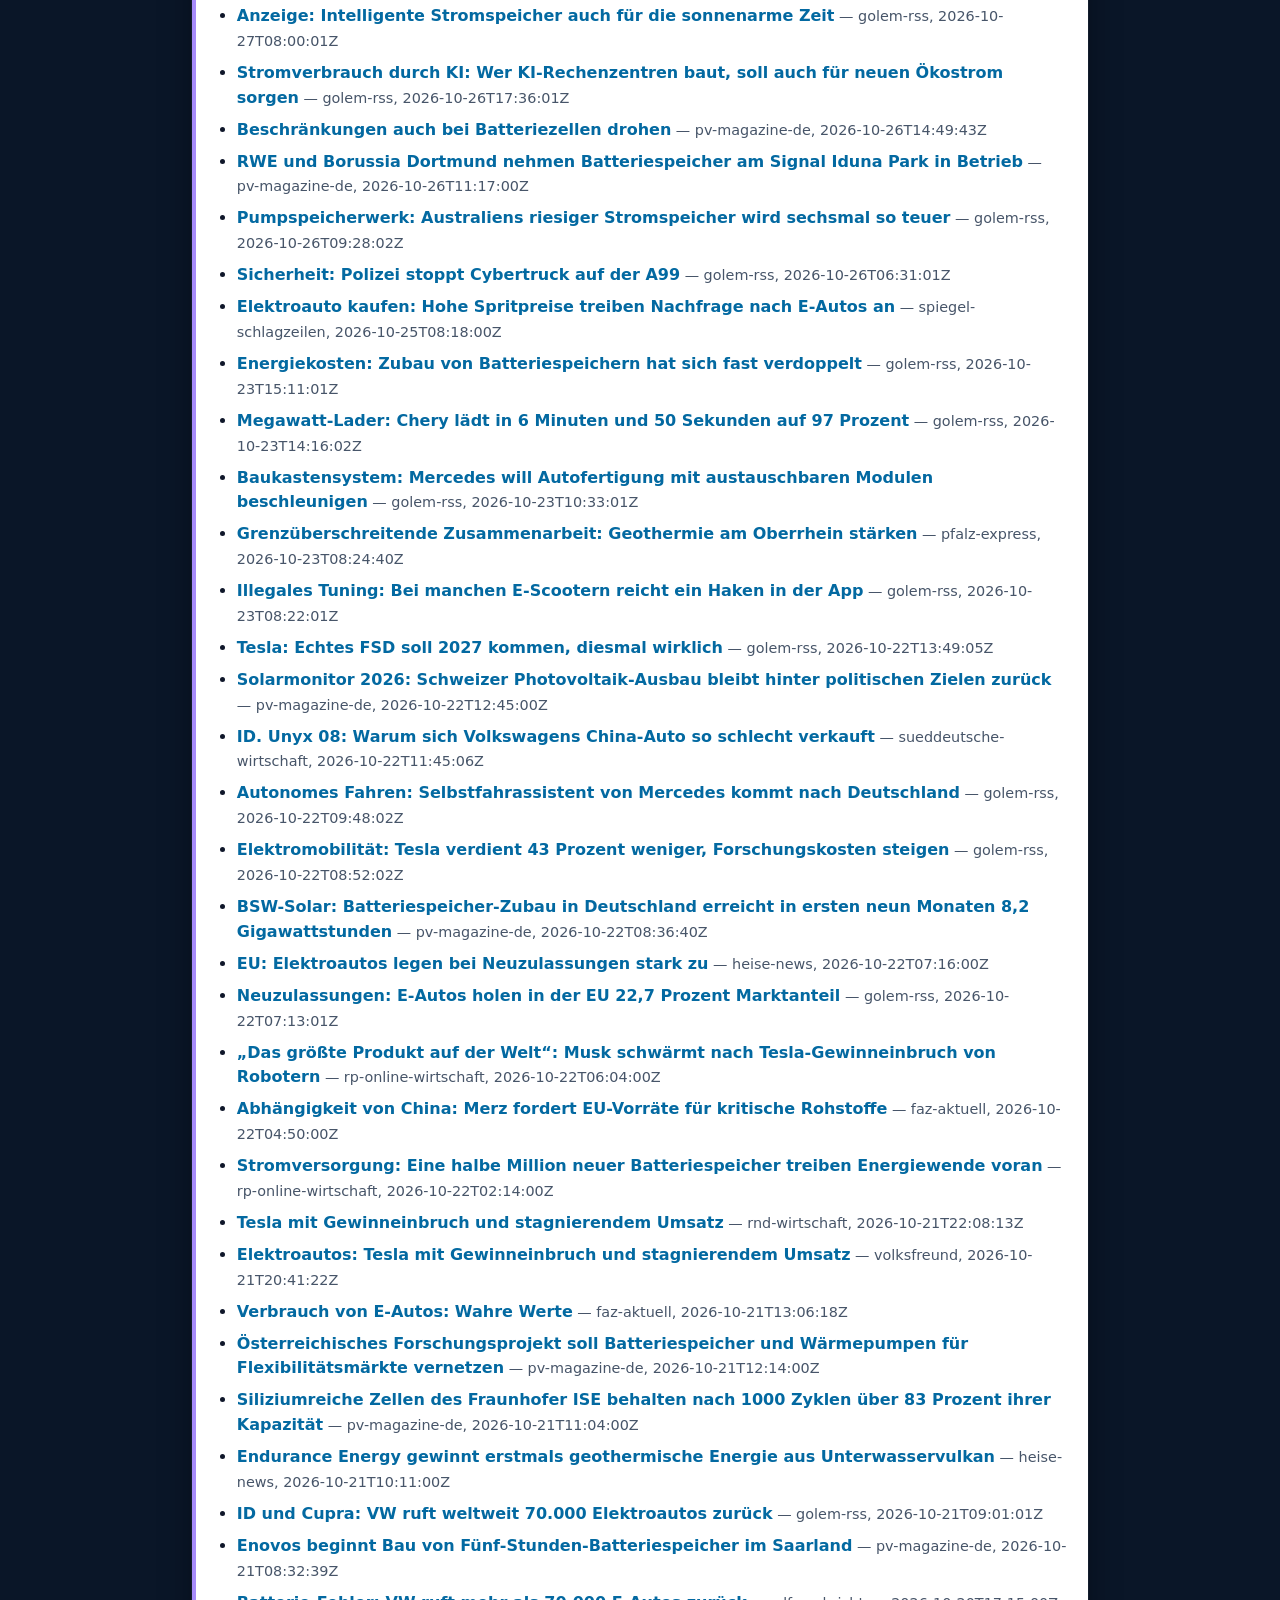
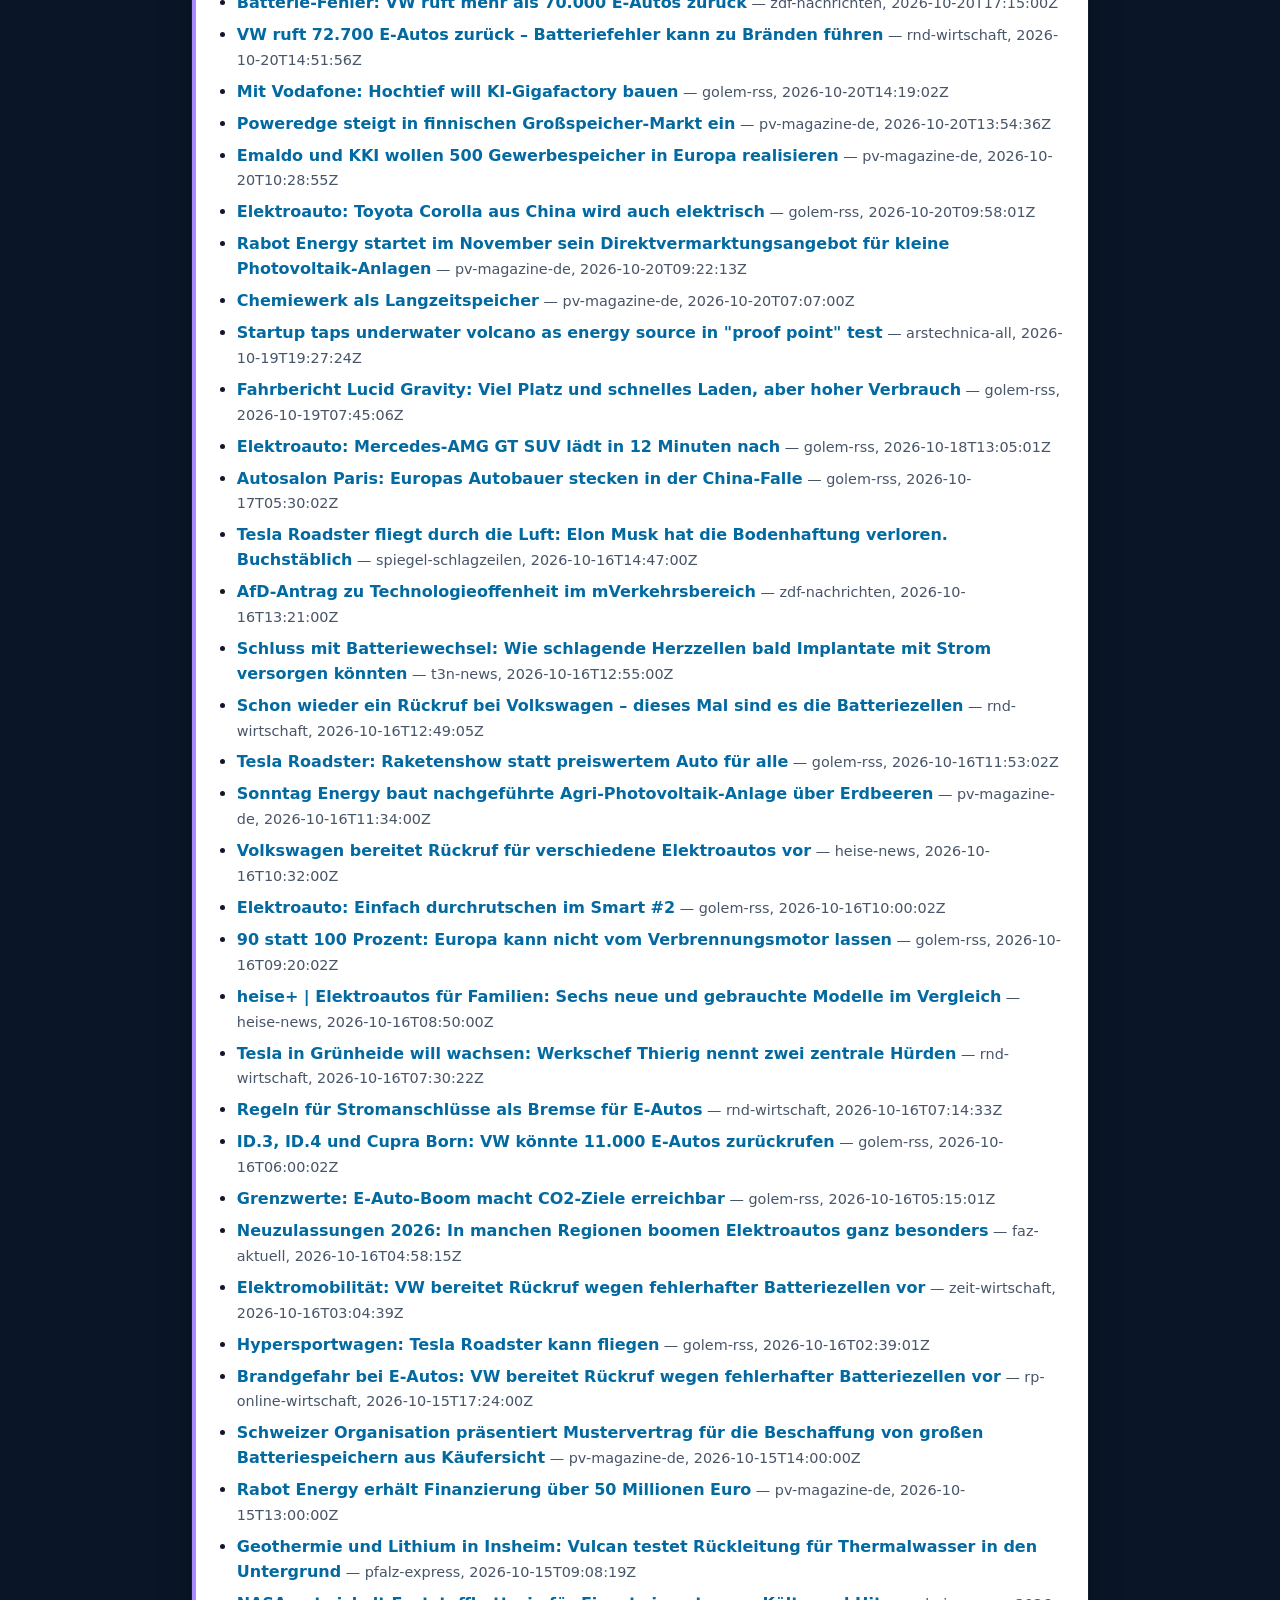
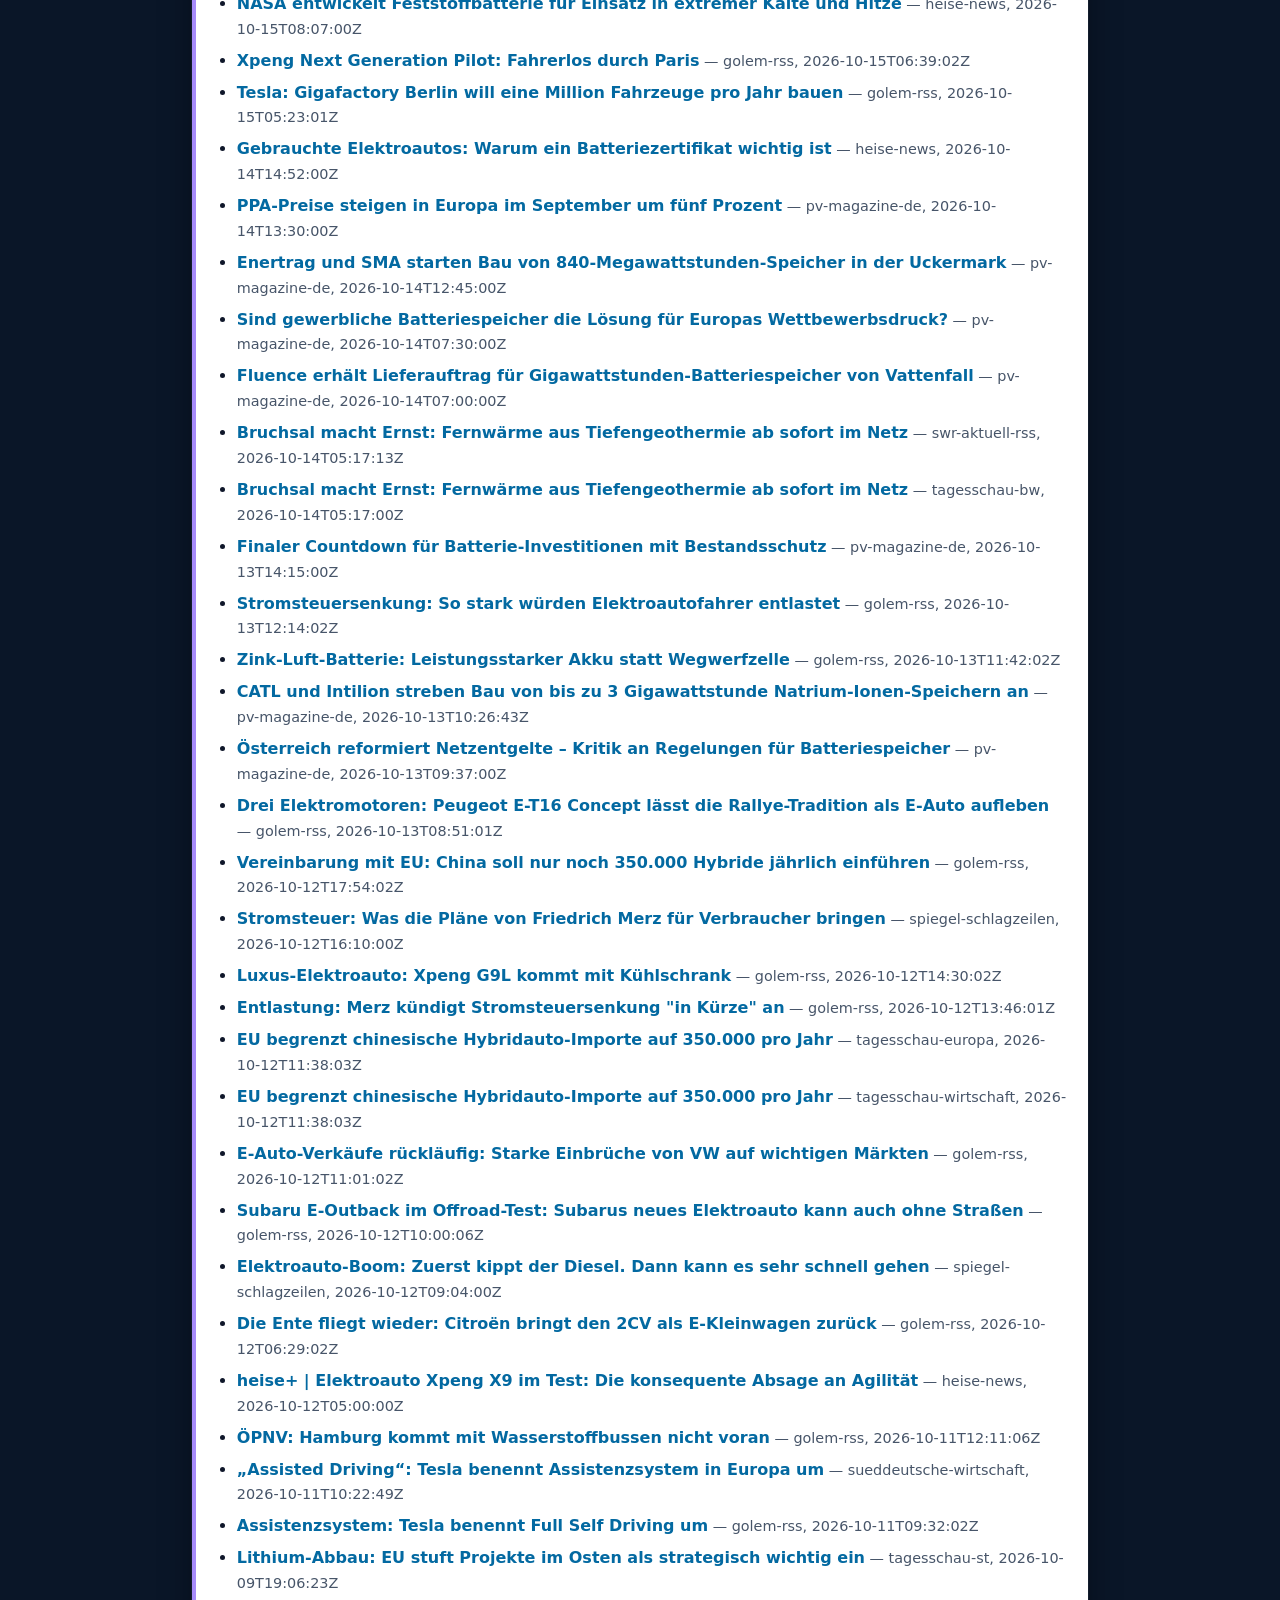
<file: historie.html>
<!DOCTYPE html>
<html lang="de">
<head>
  <meta charset="utf-8" />
  <meta name="viewport" content="width=device-width, initial-scale=1" />
  <title>Weiterleitung — Deutschland White Gold</title>
  <link rel="canonical" href="index.html#archiv" />
  <script>
    location.replace("index.html#archiv");
  </script>
  <meta http-equiv="refresh" content="0; url=index.html#archiv" />
</head>
<body>
  <p style="font-family: system-ui, sans-serif; padding: 1rem;">
    Weiterleitung zur Archiv-Ansicht … <a href="index.html#archiv">index.html#archiv</a>
  </p>
</body>
</html>
</file>
<file: styles.css>
:root {
  --font: system-ui, -apple-system, "Segoe UI", Roboto, Ubuntu, sans-serif;
  --bg-page-top: #0a1628;
  --bg-page-mid: #132337;
  --bg-page-bottom: #1e3a5f;
  --surface: #ffffff;
  --surface-glow: rgba(56, 189, 248, 0.08);
  --text-on-dark: #e2e8f0;
  --text-on-dark-muted: #94a3b8;
  --text-card: #0f172a;
  --text-muted-card: #475569;
  --accent-sky: #38bdf8;
  --accent-cyan: #22d3ee;
  --accent-gold: #fbbf24;
  --accent-emerald: #34d399;
  --accent-violet: #a78bfa;
  --border-soft: rgba(148, 163, 184, 0.25);
  --shadow-card: 0 8px 32px rgba(0, 0, 0, 0.35), 0 0 0 1px rgba(255, 255, 255, 0.06);
  --radius-lg: 16px;
  --radius-md: 14px;
}

*,
*::before,
*::after {
  box-sizing: border-box;
}

body {
  margin: 0;
  padding: 0 1rem 2.5rem;
  max-width: 58rem;
  margin-inline: auto;
  font-family: var(--font);
  line-height: 1.55;
  color: var(--text-on-dark);
  background-color: var(--bg-page-top);
  background-image:
    radial-gradient(ellipse 120% 80% at 50% -20%, rgba(56, 189, 248, 0.18), transparent 55%),
    radial-gradient(ellipse 90% 60% at 100% 50%, rgba(167, 139, 250, 0.12), transparent 50%),
    linear-gradient(168deg, var(--bg-page-top) 0%, var(--bg-page-mid) 42%, var(--bg-page-bottom) 100%);
  background-attachment: fixed;
  min-height: 100vh;
}

.site-nav {
  font-size: 0.875rem;
  margin-bottom: 0.65rem;
}

.site-nav a {
  color: var(--accent-cyan);
  font-weight: 600;
  text-decoration: none;
  transition: color 0.15s ease, text-underline-offset 0.15s ease;
}

.site-nav a:hover {
  color: var(--accent-sky);
  text-decoration: underline;
  text-underline-offset: 3px;
}

.site-nav__sep {
  margin: 0 0.4rem;
  color: var(--text-on-dark-muted);
}

.site-nav__here {
  font-weight: 700;
  color: var(--text-on-dark);
}

.page-header {
  padding: 1.25rem 0 0.35rem;
}

.page-header--hero {
  background: linear-gradient(135deg, rgba(15, 23, 42, 0.65), rgba(30, 58, 95, 0.45));
  border: 1px solid var(--border-soft);
  border-radius: var(--radius-lg);
  padding: 1.25rem 1.35rem 1.35rem;
  margin-bottom: 0.25rem;
  box-shadow: 0 12px 40px rgba(0, 0, 0, 0.2);
}

.page-header h1 {
  margin: 0;
  font-size: clamp(1.45rem, 4vw, 1.85rem);
  letter-spacing: -0.03em;
  line-height: 1.15;
  background: linear-gradient(105deg, var(--accent-gold), var(--accent-sky), var(--accent-cyan));
  -webkit-background-clip: text;
  background-clip: text;
  color: transparent;
}

.subtitle {
  margin: 0.45rem 0 0;
  color: var(--text-on-dark-muted);
  font-size: 0.95rem;
}

.sources-overview-list {
  margin: 0.5rem 0 0;
  padding-left: 1.25rem;
}

.sources-overview-list li {
  margin: 0.32rem 0;
}

.sources-overview-list strong {
  color: var(--text-card);
}

.sparse-hint-card {
  border: 1px solid rgba(56, 189, 248, 0.35);
  background: linear-gradient(145deg, #f0f9ff, #eef2ff);
}

.sparse-hint-card h2 {
  font-size: 1rem;
  color: var(--text-card);
}

.sparse-hint-card p:not(.muted) {
  color: var(--text-card);
}

.sparse-hint-card a {
  color: #0369a1;
  font-weight: 600;
}

.demo-banner {
  margin-top: 1rem;
  padding: 0.85rem 1.1rem;
  border-radius: var(--radius-md);
  border: 1px solid rgba(251, 191, 36, 0.55);
  background: linear-gradient(135deg, rgba(254, 243, 199, 0.98), rgba(253, 230, 138, 0.92));
  box-shadow: var(--shadow-card);
  color: var(--text-card);
}

.demo-banner__title {
  margin: 0;
  font-size: 0.95rem;
}

.demo-banner__note {
  margin: 0.35rem 0 0;
  font-size: 0.88rem;
  color: var(--text-muted-card);
}

.demo-banner__note a {
  font-weight: 700;
  color: #b45309;
}

.demo-travel-list {
  margin: 0.5rem 0 0;
  padding-left: 1.25rem;
}

.demo-travel-list li {
  margin: 0.35rem 0;
}

.demo-travel-list a {
  color: #0284c7;
  font-weight: 600;
}

.zeitreise-url-box {
  margin-top: 1rem;
  padding-top: 0.85rem;
  border-top: 1px solid rgba(15, 23, 42, 0.08);
}

.zeitreise-url-box .muted a {
  word-break: break-all;
  color: #0369a1;
  font-weight: 600;
}

.card {
  background: var(--surface);
  color: var(--text-card);
  border: none;
  border-radius: var(--radius-md);
  padding: 1.15rem 1.35rem;
  margin-top: 1.1rem;
  box-shadow: var(--shadow-card);
}

.card h2 {
  margin: 0 0 0.55rem;
  font-size: 1.08rem;
  color: var(--text-card);
}

.card__eyebrow {
  font-size: 0.68rem;
  font-weight: 700;
  letter-spacing: 0.12em;
  text-transform: uppercase;
  color: #0284c7;
  margin-bottom: 0.35rem;
}

.card--spotlight {
  border-left: 4px solid var(--accent-sky);
  background: linear-gradient(180deg, #ffffff 0%, #f8fafc 100%);
}

.card--tab-bar {
  margin-top: 0.85rem;
  padding: 0.85rem 1rem 1rem;
  border-left: 4px solid rgba(56, 189, 248, 0.85);
}

.tab-bar-label {
  font-size: 0.72rem;
  font-weight: 700;
  letter-spacing: 0.1em;
  text-transform: uppercase;
  margin-bottom: 0.4rem;
  color: var(--text-muted-card);
}

.tab-bar-label--sub {
  margin-top: 0.75rem;
}

.tab-bar {
  display: flex;
  flex-wrap: wrap;
  gap: 0.4rem;
}

.tab-bar--sub {
  gap: 0.35rem;
}

.tab-bar__btn {
  appearance: none;
  font-family: inherit;
  font-size: 0.9rem;
  font-weight: 600;
  cursor: pointer;
  border-radius: 999px;
  padding: 0.45rem 0.95rem;
  border: 1px solid rgba(15, 23, 42, 0.12);
  background: #f1f5f9;
  color: #334155;
  transition: background 0.15s ease, border-color 0.15s ease, box-shadow 0.15s ease;
}

.tab-bar__btn:hover {
  background: #e2e8f0;
  border-color: rgba(14, 165, 233, 0.35);
}

.tab-bar__btn[aria-selected="true"] {
  background: linear-gradient(135deg, #0ea5e9, #0284c7);
  color: #fff;
  border-color: transparent;
  box-shadow: 0 4px 14px rgba(2, 132, 199, 0.35);
}

.tab-bar__btn--sub {
  font-size: 0.82rem;
  padding: 0.38rem 0.75rem;
}

.tab-bar__btn:focus-visible {
  outline: 2px solid var(--accent-sky);
  outline-offset: 2px;
}

.demo-banner__to-live {
  display: inline;
  margin: 0;
  margin-left: 0.35rem;
  padding: 0;
  border: none;
  background: none;
  color: #b45309;
  font-weight: 700;
  font-size: inherit;
  font-family: inherit;
  cursor: pointer;
  text-decoration: underline;
  text-underline-offset: 2px;
}

.demo-banner__to-live:hover {
  color: #92400e;
}

.card--status {
  border-left: 4px solid var(--accent-emerald);
}

.card--articles {
  border-left: 4px solid var(--accent-violet);
}

.card--articles .article-list a {
  color: #0369a1;
  font-weight: 600;
  text-decoration: none;
}

.card--articles .article-list a:hover {
  color: #0284c7;
  text-decoration: underline;
}

.card--disclaimer {
  background: linear-gradient(145deg, #fffbeb, #fef3c7);
  border: 1px solid rgba(251, 191, 36, 0.45);
}

.card--disclaimer h2 {
  color: #92400e;
}

.card--disclaimer p {
  color: #78350f;
}

.card code {
  background: rgba(15, 23, 42, 0.06);
  padding: 0.12rem 0.35rem;
  border-radius: 5px;
}

.muted {
  color: var(--text-muted-card);
  font-size: 0.9rem;
}

.page-footer {
  margin-top: 2.25rem;
  font-size: 0.85rem;
  color: var(--text-on-dark-muted);
}

.page-footer code {
  color: var(--accent-sky);
  background: rgba(15, 23, 42, 0.35);
  padding: 0.1rem 0.35rem;
  border-radius: 4px;
}

code {
  font-size: 0.88em;
}

.context-blurb {
  margin: 0 0 1rem;
  padding: 0.85rem 1rem;
  border-radius: 12px;
  border: 1px solid rgba(14, 165, 233, 0.35);
  background: linear-gradient(135deg, rgba(240, 249, 255, 0.95), rgba(238, 242, 255, 0.9));
  box-shadow: inset 0 1px 0 rgba(255, 255, 255, 0.75);
}

.context-blurb p {
  margin: 0 0 0.65rem;
  font-size: 0.92rem;
  line-height: 1.55;
  color: #0f172a;
}

.context-blurb p:last-child {
  margin-bottom: 0;
}

.chart-caption {
  margin: 0 0 0.85rem;
  font-size: 0.85rem;
}

.chart-wrap {
  width: 100%;
  min-height: 260px;
  margin-top: 0.65rem;
}

.chart-wrap--hero {
  min-height: 280px;
  margin-top: 0;
}

.chart-wrap:first-of-type {
  margin-top: 0;
}

.chart-wrap--compact {
  min-height: 210px;
}

.charts-row {
  display: grid;
  grid-template-columns: 1fr;
  gap: 0.5rem;
  margin-top: 0.35rem;
}

@media (min-width: 720px) {
  .charts-row {
    grid-template-columns: 1fr 1fr;
    gap: 0.65rem;
  }
}

.charts-row__cell {
  min-width: 0;
}

.article-list {
  margin: 0.35rem 0 0;
  padding-left: 1.2rem;
}

.article-list li {
  margin: 0.45rem 0;
}

#keyword-scope a {
  color: #0369a1;
  font-weight: 600;
}
</file>
